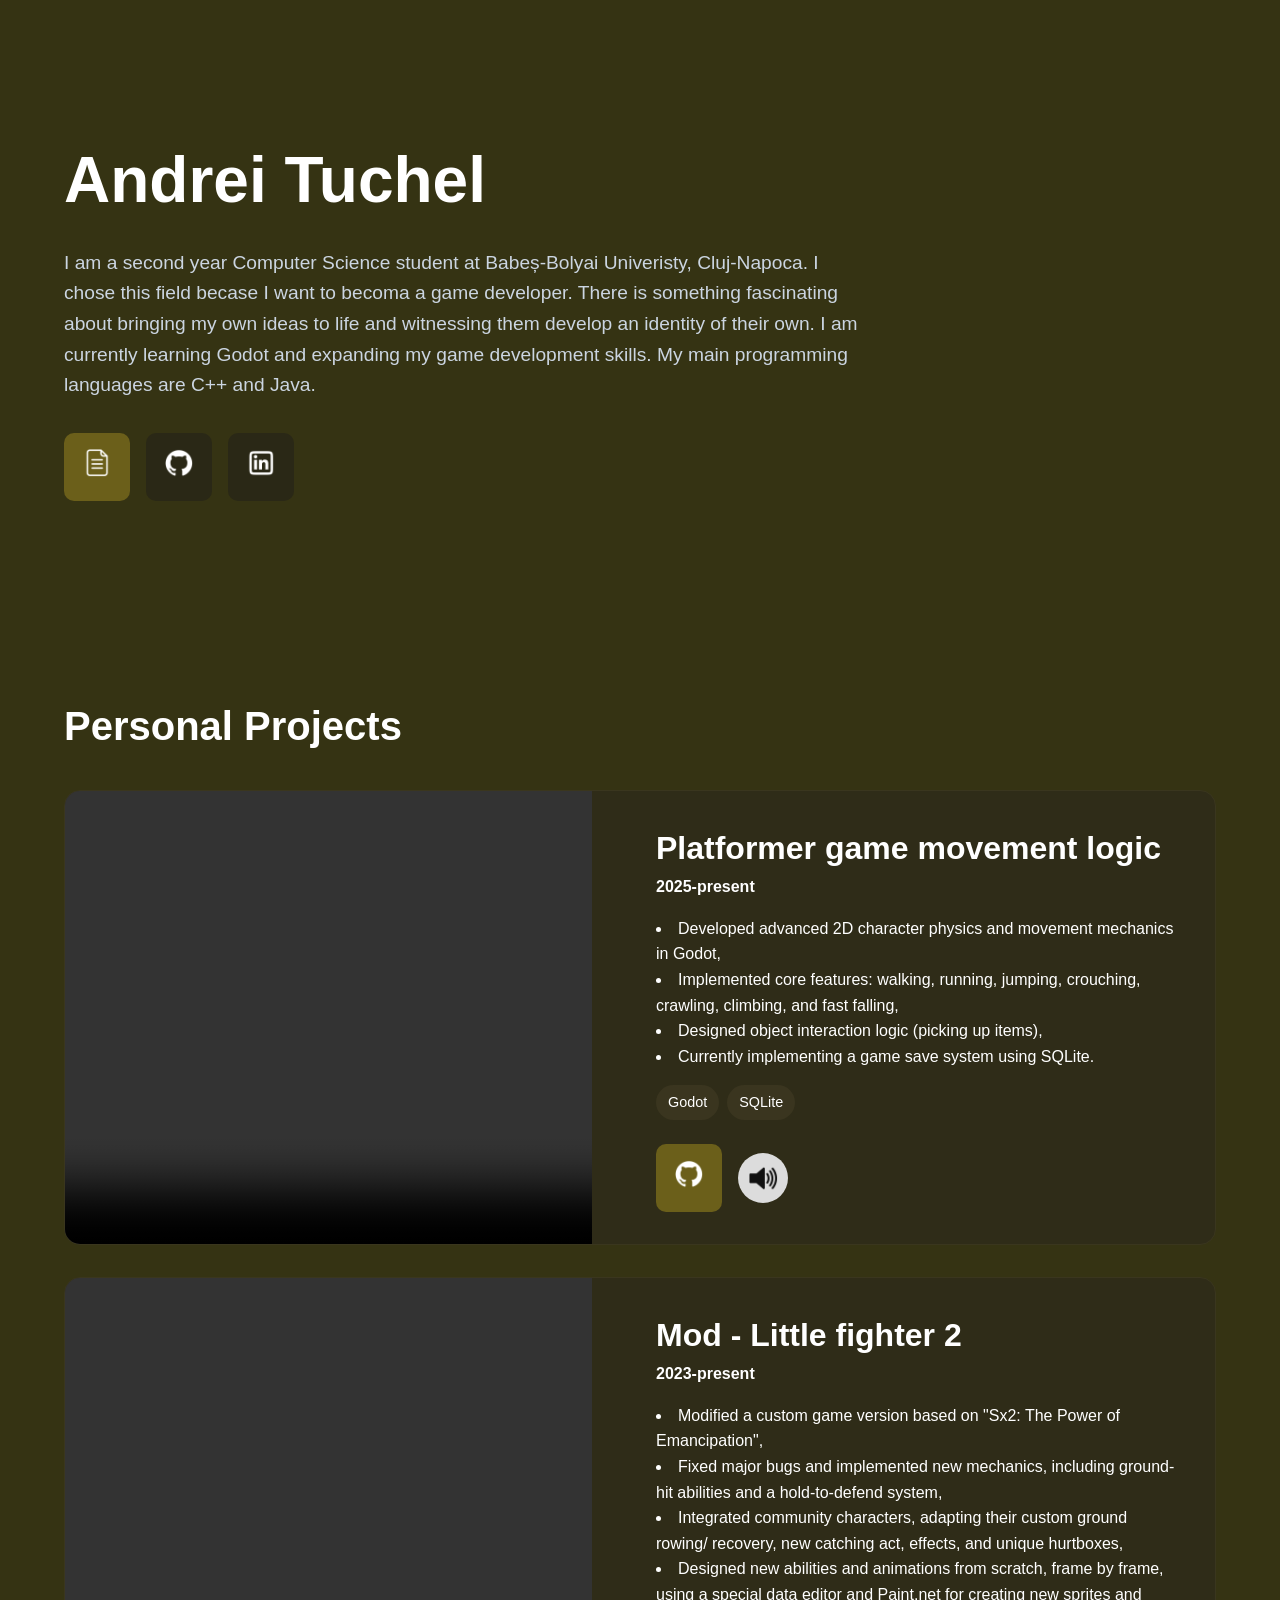
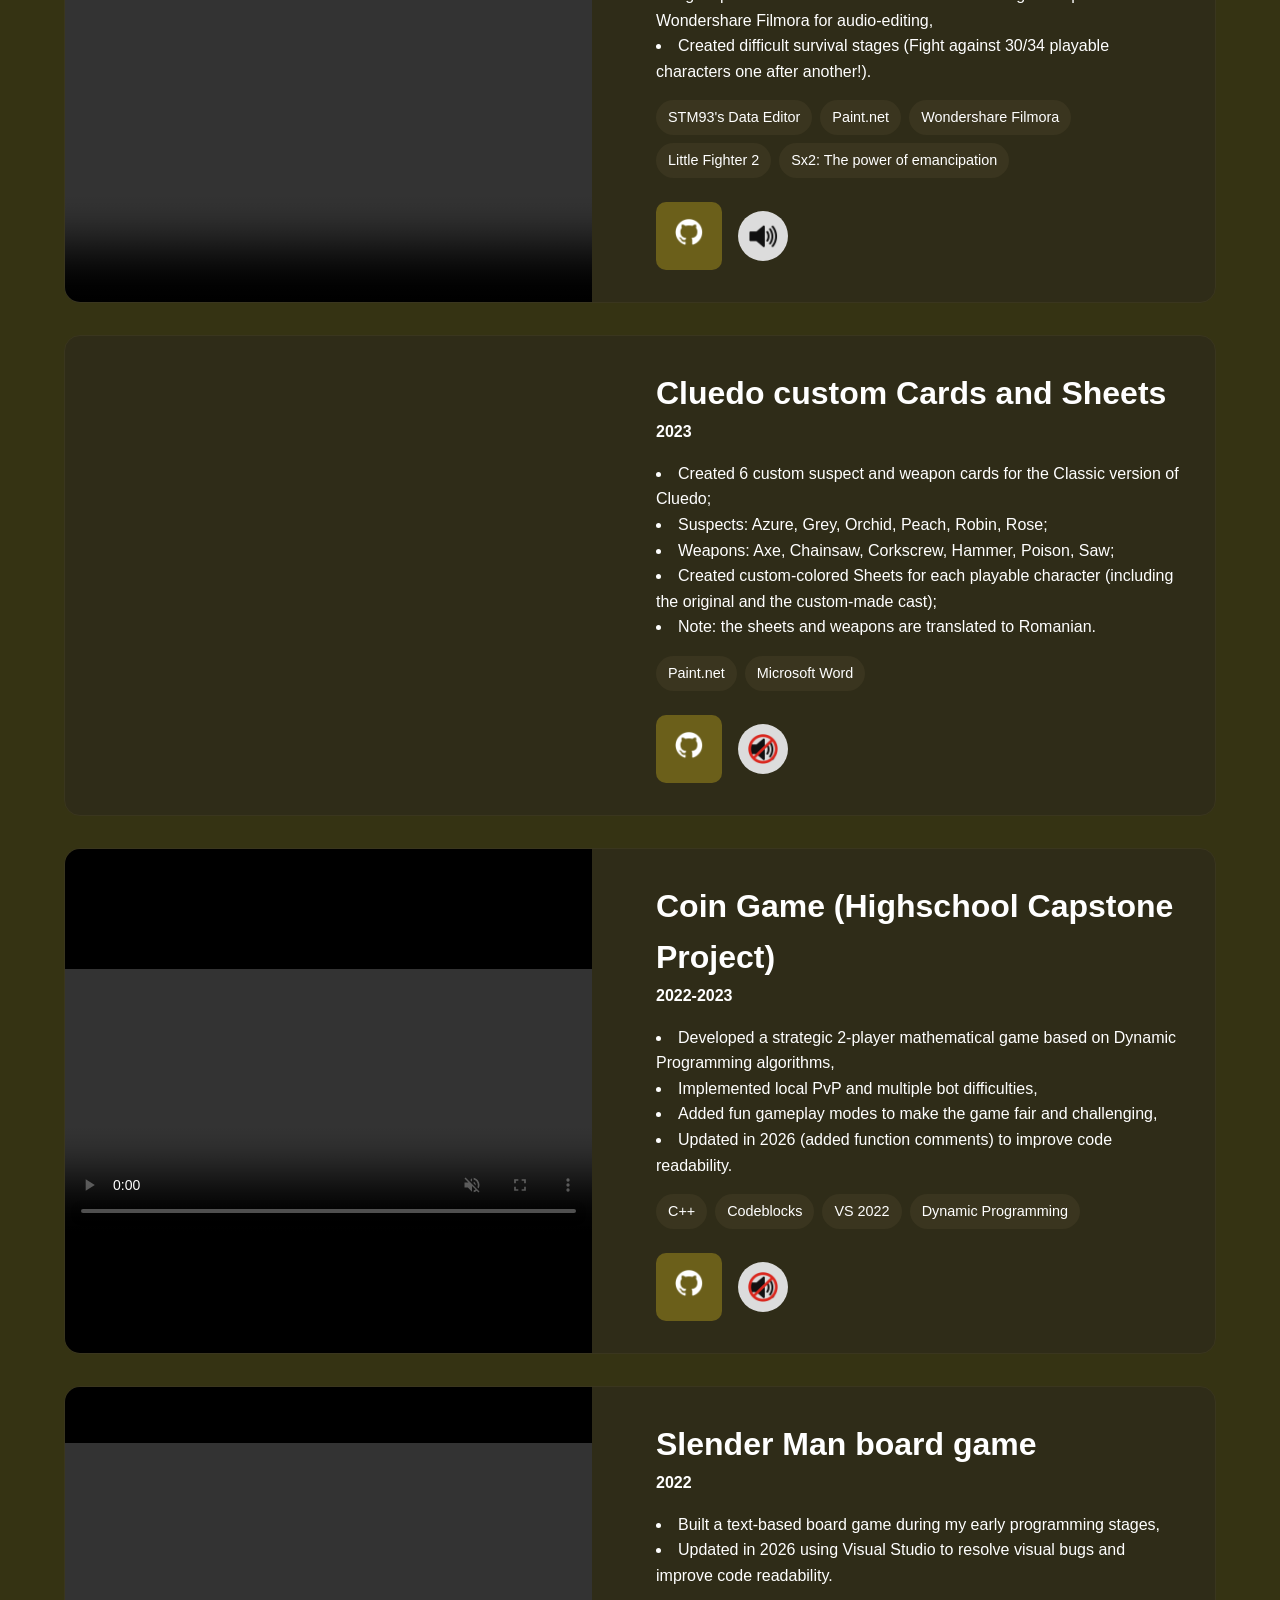
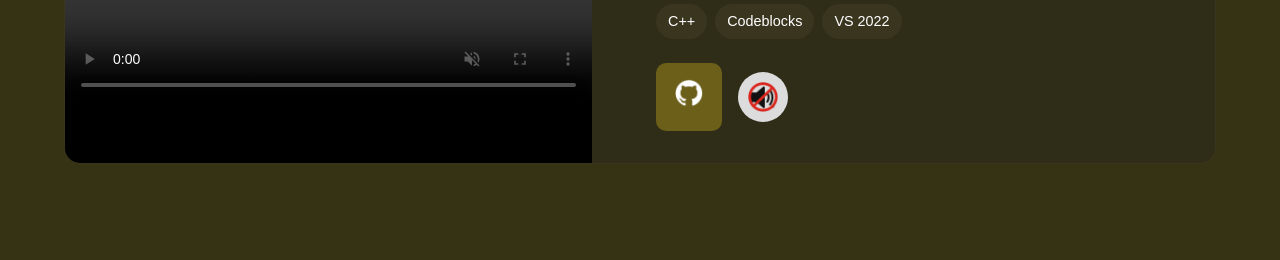
<file: index.html>
<!DOCTYPE html>
<html lang="en">
<head>
    <meta charset="UTF-8">
    <meta name="viewport" content="width=device-width, initial-scale=1.0">
    <title>Portfolio</title>
    <link rel="stylesheet" href="style.css">
</head>

<body>

    <section class="hero">
        <div class="container">
            <div class="hero-content">

                <h1>Andrei Tuchel</h1>

                <p>
                    I am a second year Computer Science student at Babeș-Bolyai Univeristy, Cluj-Napoca.
                    I chose this field becase I want to becoma a game developer. There is something fascinating about bringing my own ideas to life and witnessing them develop an identity of their own.
                    I am currently learning Godot and expanding my game development skills. My main programming languages are C++ and Java.
                </p>

                <div class="buttons">
                    <a href="https://drive.google.com/file/d/1TQ_-a7m2Zz_eK-RAzY4HsMgrmBEdryWh/view?usp=sharing" class="btn" title="CV">
                        <img src="Icons/DocumentWhite.ico" height="30" class="btn-icon" alt="DocumentIcon">
                    </a>

                    <a href="https://github.com/VeveR0" class="btn secondary" title="GitHub">
                        <img src="Icons/GitHubWhite.ico" height="30" class="btn-icon" alt="GitHub">
                    </a>

                    <a href="https://www.linkedin.com/in/andrei-mihnea-53b208390/" class="btn secondary" title="LinkedIn">
                        <img src="Icons/LinkedInWhite.ico" height="30" class="btn-icon" alt="LinkedIn">
                    </a>
                </div>

            </div>
        </div>
    </section>

    <!-- PROJECTS -->

    <section class="projects">
        <div class="container">

            <h2 class="section-title">
                Personal Projects
            </h2>

            <!-- PROJECT CARDS -->

            <div class="project-card">

                <div class="project-video">
                    <video autoplay controls muted loop>
                        <source src="Videos/Movement.mp4"
                                type="video/mp4">
                    </video>
                </div>

                <div class="project-info">

                    <h3>Platformer game movement logic</h3>
                    <h4>2025-present</h4>

                    <p>
                        <li>Developed advanced 2D character physics and movement mechanics in Godot,</li>
                        <li>Implemented core features: walking, running, jumping, crouching, crawling, climbing, and fast falling,</li>
                        <li>Designed object interaction logic (picking up items),</li>
                        <li>Currently implementing a game save system using SQLite.</li>
                    </p>

                    <div class="tech-stack">
                        <span class="tag">Godot</span>
                        <span class="tag">SQLite</span>
                    </div>

                    <div class="project-links">

                        <a href="https://github.com/VeveR0/ISS-Project" class="btn" title="GitHub">
                            <img src="Icons/GitHubWhite.ico" height="30" class="btn-icon" alt="GitHub">
                        </a>
                        <div class="btn-audio" title="Video has audio" onclick="toggleAudio(this)">
                            <img src="Icons/Speaker.ico" height="30" class="btn-icon" alt="Speaker">
                        </div>
                    </div>
                </div>

            </div>

            <div class="project-card">

                <div class="project-video">
                    <video autoplay controls muted loop>
                        <source src="Videos/SxLF2_Showcase.mp4"
                                type="video/mp4">
                    </video>
                </div>

                <div class="project-info">

                    <h3>Mod - Little fighter 2</h3>
                    <h4>2023-present</h4>

                    <p>
                        <li>Modified a custom game version based on "Sx2: The Power of Emancipation",</li>
                        <li>Fixed major bugs and implemented new mechanics, including ground-hit abilities and a hold-to-defend system,</li>
                        <li>Integrated community characters, adapting their custom ground rowing/ recovery, new catching act, effects, and unique hurtboxes,</li>
                        <li>Designed new abilities and animations from scratch, frame by frame, using a special data editor and Paint.net for creating new sprites and Wondershare Filmora for audio-editing,</li>
                        <li>Created difficult survival stages (Fight against 30/34 playable characters one after another!).</li>
                    </p>

                    <div class="tech-stack">
                        <span class="tag">STM93's Data Editor</span>
                        <span class="tag">Paint.net</span>
                        <span class="tag">Wondershare Filmora</span>
                        <span class="tag">Little Fighter 2</span>
                        <span class="tag">Sx2: The power of emancipation</span>
                    </div>

                    <div class="project-links">

                        <a href="https://github.com/VeveR0/Sx2_-_The_power_of_emancipation_modified" class="btn" title="GitHub">
                            <img src="Icons/GitHubWhite.ico" height="30" class="btn-icon" alt="GitHub">
                        </a>
                        <div class="btn-audio" title="Video has audio" onclick="toggleAudio(this)">
                            <img src="Icons/Speaker.ico" height="30" class="btn-icon" alt="Speaker">
                        </div>
                    </div>

                </div>
            </div>

            <div class="project-card">

                    <div class="project-video">
                        <video autoplay muted loop>
                            <source src="Videos/CluedoCustomCards.mp4"
                                    type="video/mp4">
                        </video>
                    </div>

                    <div class="project-info">

                        <h3>Cluedo custom Cards and Sheets</h3>
                        <h4>2023</h4>

                        <p>
                            <li>Created 6 custom suspect and weapon cards for the Classic version of Cluedo;</li>
                            <li>Suspects: Azure, Grey, Orchid, Peach, Robin, Rose;</li>
                            <li>Weapons: Axe, Chainsaw, Corkscrew, Hammer, Poison, Saw;</li>
                            <li>Created custom-colored Sheets for each playable character (including the original and the custom-made cast);</li>
                            <li>Note: the sheets and weapons are translated to Romanian.</li>
                        </p>

                        <div class="tech-stack">
                            <span class="tag">Paint.net</span>
                            <span class="tag">Microsoft Word</span>
                        </div>

                        <div class="project-links">

                            <a href="https://github.com/VeveR0/CluedoCustomCardsAndLists" class="btn" title="GitHub">
                                <img src="Icons/GitHubWhite.ico" height="30" class="btn-icon" alt="GitHub">
                            </a>
                            <div class="btn-audio" title="Video doens't have audio">
                                <img src="Icons/SpeakerForbidden.ico" height="30" class="btn-icon" alt="Speaker">
                            </div>

                        </div>

                    </div>

            </div>

            <div class="project-card">

                <div class="project-video-console">
                    <video autoplay loop controls muted>
                        <source src="Videos/Coin Game Showcase.mp4"
                                type="video/mp4">
                    </video>
                </div>

                <div class="project-info">

                    <h3>Coin Game (Highschool Capstone Project)</h3>
                    <h4>2022-2023</h4>

                    <p>
                        <li>Developed a strategic 2-player mathematical game based on Dynamic Programming algorithms,</li>
                        <li>Implemented local PvP and multiple bot difficulties,</li>
                        <li>Added fun gameplay modes to make the game fair and challenging,</li>
                        <li>Updated in 2026 (added function comments) to improve code readability.</li>
                    </p>

                    <div class="tech-stack">
                        <span class="tag">C++</span>
                        <span class="tag">Codeblocks</span>
                        <span class="tag">VS 2022</span>
                        <span class="tag">Dynamic Programming</span>
                    </div>

                    <div class="project-links">

                        <a href="https://github.com/VeveR0/CoinGame_CapstoneProject" class="btn" title="GitHub">
                            <img src="Icons/GitHubWhite.ico" height="30" class="btn-icon" alt="GitHub">
                        </a>
                        <div class="btn-audio" title="Video doens't have audio">
                            <img src="Icons/SpeakerForbidden.ico" height="30" class="btn-icon" alt="Speaker">
                        </div>
                    </div>

                </div>

            </div>

            <div class="project-card">

                <div class="project-video-console">
                    <video autoplay loop controls muted>
                        <source src="Videos/Slender Game Showcase.mp4"
                                type="video/mp4">
                    </video>
                </div>

                <div class="project-info">

                    <h3>Slender Man board game</h3>
                    <h4>2022</h4>

                    <p>
                        <li>Built a text-based board game during my early programming stages,</li>
                        <li>Updated in 2026 using Visual Studio to resolve visual bugs and improve code readability.</li>
                    </p>

                    <div class="tech-stack">
                        <span class="tag">C++</span>
                        <span class="tag">Codeblocks</span>
                        <span class="tag">VS 2022</span>
                    </div>

                    <div class="project-links">

                        <a href="https://github.com/VeveR0/SlenderMan-board-game" class="btn" title="GitHub">
                            <img src="Icons/GitHubWhite.ico" height="30" class="btn-icon" alt="GitHub">
                        </a>
                        <div class="btn-audio" title="Video doens't have audio">
                            <img src="Icons/SpeakerForbidden.ico" height="30" class="btn-icon" alt="Speaker">
                        </div>
                    </div>

                </div>

            </div>
        </div>

    </section>
    <script>
        function toggleAudio(button) {
            const video = button.closest('.project-card').querySelector('video');
            video.muted = !video.muted;
        }
    </script>
</body>
</html>
</file>
<file: style.css>
* {
            margin: 0;
            padding: 0;
            box-sizing: border-box;
        }

        body {
            font-family: "Segoe UI", sans-serif;
            background: #353313;
            color: white;
            line-height: 1.6;
        }

        .container {
            width: min(1200px, 90%);
            margin: auto;
        }

        /* HERO */

        .hero {
            min-height: 70vh;
            display: flex;
            align-items: center;
        }

        .hero-content {
            max-width: 800px;
        }

        .hero h1 {
            font-size: 4rem;
            margin-bottom: 1rem;
        }

        .hero p {
            font-size: 1.2rem;
            color: #cbd5e1;
            margin-bottom: 2rem;
        }

        .buttons {
            display: flex;
            gap: 1rem;
            flex-wrap: wrap;
        }

        .btn {
            text-decoration: none;
            color: white;
            background: #6b5f1a;
            padding: 15px 18px;
            border-radius: 10px;
            transition: 0.2s;
        }

        .btn-audio {
            text-decoration: none;
            color: white;
            background: gainsboro;
            width: 50px;
            height: 50px;
            border-radius: 50%;
            transition: 0.2s;

            display: flex;
            align-items: center;
            justify-content: center;
        }

        .btn-audio img {
            width: 30px;
            height: 30px;
            display: block;
        }

        .btn:hover {
            background: #7a6c1f;
        }

        .btn.secondary {
            background: #2a2816;
        }

        .btn.secondary:hover {
            background: #3a361e;
        }

        /* PROJECTS */

        .projects {
            padding: 4rem 0;
        }

        .section-title {
            font-size: 2.5rem;
            margin-bottom: 2rem;
        }

        .project-card {
            display: flex;
            gap: 2rem;

            background: #2f2c18;
            border-radius: 16px;
            overflow: hidden;

            margin-bottom: 2rem;
            transition: transform 0.2s;

            border: 1px solid #3a361e;
        }

        .project-card:hover {
            transform: translateY(-4px);
        }

        .project-video, .project-video-console {
            flex: 1;
            min-width: 400px;
            display: flex;
            justify-content: center;
            align-items: center;
            overflow: hidden;
        }

        .project-video video {
            width: 100%;
            height: 100%;
            object-fit: cover;
            display: block;
        }

        .project-video-console {
    background: #000;
}

        .project-video-console video {
            width: 100%;
            height: auto;
            object-fit: cover;
            display: block;
        }

        .project-info {
            flex: 1;
            padding: 2rem;
        }

        .project-info h3 {
            font-size: 2rem;
            margin-bottom: 0rem;
        }

        .project-info p {
            color: #d6cfaa;
            margin-bottom: 1rem;
        }

        .tech-stack {
            display: flex;
            gap: .5rem;
            flex-wrap: wrap;
            margin-bottom: 1.5rem;
        }

        .tag {
            background: #3a351f;
            padding: 6px 12px;
            border-radius: 999px;
            font-size: .9rem;
        }

        .project-links {
            display: flex;
            gap: 1rem;
            align-items: center;
        }

        @media(max-width: 900px) {

            .hero h1 {
                font-size: 2.5rem;
            }

            .project-card {
                flex-direction: column;
            }

            .project-video {
                min-width: auto;
            }
        }

        a {
            color: #d4c46a;
        }

        a:hover {
            color: #f0e28c;
        }


        @font-face {
            font-family: "PhantomRunes";
            src: url("./fonts/PhantomRunes.otf") format("opentype");
            font-weight: normal;
            font-style: normal;
            }
        
        .slender{
            font-family: "PhantomRunes", sans-serif
        }
</file>
